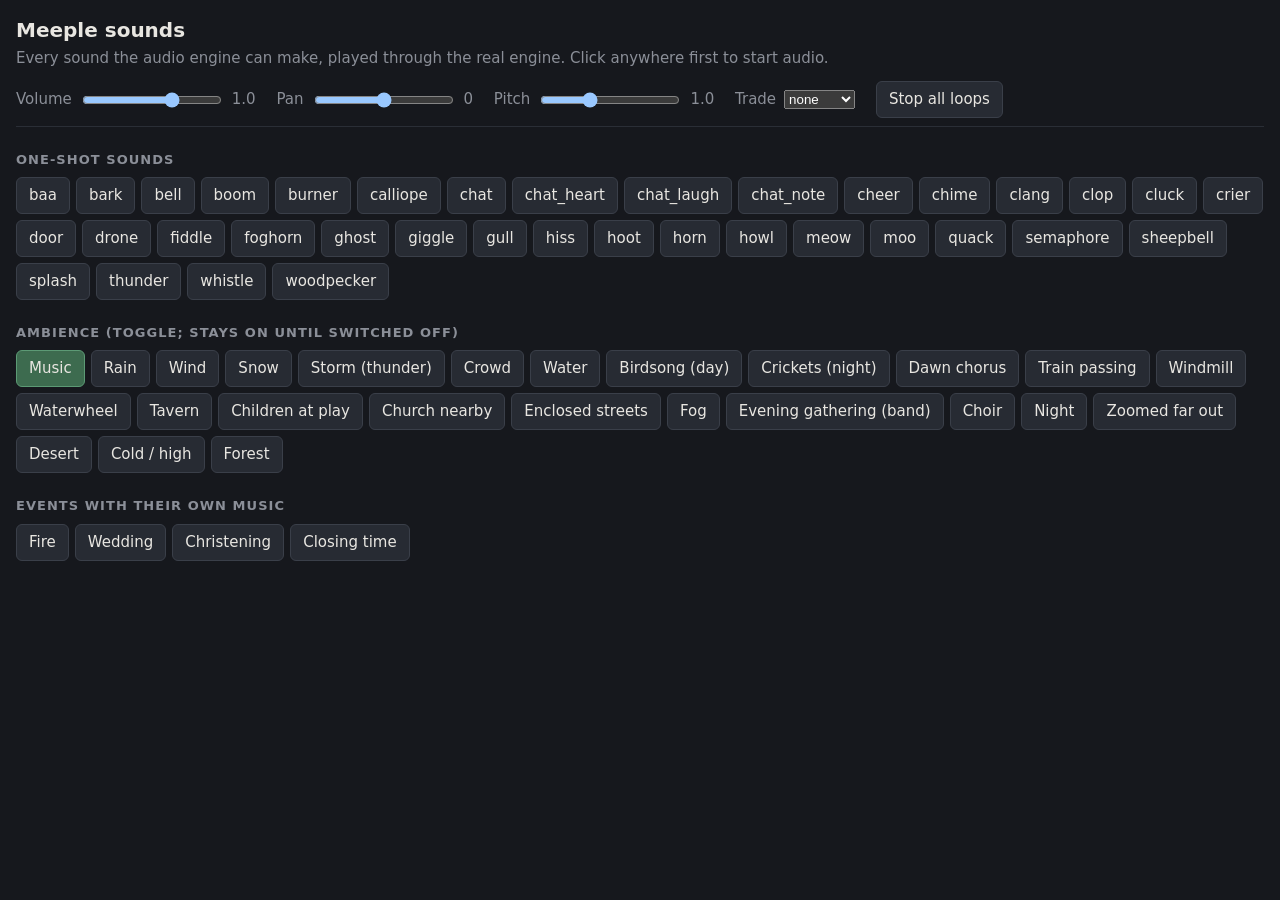
<file: web/sounds.html>
<!doctype html>
<html lang="en">
<head>
<meta charset="utf-8" />
<meta name="viewport" content="width=device-width, initial-scale=1" />
<title>Meeple sounds</title>
<link rel="icon" type="image/svg+xml" href="icon.svg" />
<style>
  :root { color-scheme: dark; --bg: #16181d; --fg: #e8e6e1; --dim: #8b8f98; --btn: #272b33; --on: #3d6b4f; }
  body { margin: 0; padding: 16px; background: var(--bg); color: var(--fg); font: 15px/1.4 system-ui, sans-serif; }
  h1 { font-size: 20px; margin: 0 0 4px; }
  h2 { font-size: 13px; text-transform: uppercase; letter-spacing: .08em; color: var(--dim); margin: 24px 0 8px; }
  p { color: var(--dim); margin: 4px 0; }
  .grid { display: flex; flex-wrap: wrap; gap: 6px; }
  button { background: var(--btn); color: var(--fg); border: 1px solid #3a3f49; border-radius: 6px; padding: 7px 12px; font: inherit; cursor: pointer; }
  button:hover { border-color: #6a7283; }
  button:active { transform: translateY(1px); }
  button.on { background: var(--on); border-color: #5c9a75; }
  label { display: inline-flex; align-items: center; gap: 8px; margin-right: 16px; color: var(--dim); }
  input[type=range] { width: 140px; }
  .bar { position: sticky; top: 0; background: var(--bg); padding: 8px 0; border-bottom: 1px solid #2a2e36; }
</style>
</head>
<body>
<h1>Meeple sounds</h1>
<p>Every sound the audio engine can make, played through the real engine. Click anywhere first to start audio.</p>

<div class="bar">
  <label>Volume <input type="range" id="vol" min="0" max="1.5" step="0.05" value="1" /> <span id="volv">1.0</span></label>
  <label>Pan <input type="range" id="pan" min="-1" max="1" step="0.1" value="0" /> <span id="panv">0</span></label>
  <label>Pitch <input type="range" id="pitch" min="0.5" max="2" step="0.05" value="1" /> <span id="pitchv">1.0</span></label>
  <label>Trade <select id="role"></select></label>
  <button id="stop">Stop all loops</button>
</div>

<h2>One-shot sounds</h2>
<div class="grid" id="shots"></div>

<h2>Ambience (toggle; stays on until switched off)</h2>
<div class="grid" id="amb"></div>

<h2>Events with their own music</h2>
<div class="grid" id="cues"></div>

<script src="audio/core.js"></script>
<script src="audio/voices.js"></script>
<script src="audio/ambience.js"></script>
<script src="audio/music.js"></script>
<script src="audio/melody.js"></script>
<script src="audio/folk.js"></script>
<script src="audio/events.js"></script>
<script src="audio/update.js"></script>
<script>
(() => {
  const A = window.meepleAudio, P = A.P;
  const params = new Float32Array(32);
  const reset = () => {
    params.fill(0);
    params[P.HOUR] = 12;
    params[P.ZOOM] = 10;
    params[P.PLACE] = 0.5;
    params[P.SEED] = 1;
  };
  reset();

  const $ = (id) => document.getElementById(id);
  for (const id of ["vol", "pan", "pitch"]) {
    $(id).oninput = () => { $(id + "v").textContent = (+$(id).value).toFixed(id === "pan" ? 1 : 2).replace(/\.?0+$/, "") || "0"; };
  }
  const role = $("role");
  role.add(new Option("none", 0));
  for (let i = 1; i <= 12; i++) role.add(new Option("trade " + i, i));

  // events are "name:volume:pan:pitch", with the trade in the hundreds of the pitch
  function shoot(name) {
    const pitch = +$("pitch").value + 100 * +role.value;
    A.update(params, `${name}:${$("vol").value}:${$("pan").value}:${pitch}`);
  }

  for (const name of [...A.voices].sort()) {
    const b = document.createElement("button");
    b.textContent = name;
    b.onclick = () => shoot(name);
    $("shots").append(b);
  }

  const toggles = $("amb"), cues = $("cues");
  const active = new Map();
  function toggle(parent, label, set, group) {
    const b = document.createElement("button");
    b.textContent = label;
    b.onclick = () => {
      const on = !b.classList.contains("on");
      if (group) for (const o of parent.children) if (o !== b) o.classList.remove("on");
      b.classList.toggle("on", on);
      if (group) for (const [, f] of [...active]) if (f.group === group) active.delete(f.key);
      const key = label;
      if (on) active.set(key, { key, group, set });
      else active.delete(key);
    };
    parent.append(b);
  }
  const level = (idx, v = 1) => (p) => { p[idx] = v; };
  const AMB = [
    ["Rain", (p) => { p[P.RAIN] = 1; }],
    ["Wind", level(P.WIND)],
    ["Snow", (p) => { p[P.SNOW] = 1; p[P.WIND] = 0.3; }],
    ["Storm (thunder)", (p) => { p[P.STORM] = 1; p[P.RAIN] = 1; p[P.WIND] = 0.8; }],
    ["Crowd", (p) => { p[P.CROWD] = 1; }],
    ["Water", level(P.WATER)],
    ["Birdsong (day)", (p) => { p[P.NATURE] = 1; }],
    ["Crickets (night)", (p) => { p[P.NATURE] = 1; p[P.NIGHT] = 1; p[P.HOUR] = 0; p[P.SEASON] = 1; }],
    ["Dawn chorus", (p) => { p[P.NATURE] = 1; p[P.HOUR] = 6.6; }],
    ["Train passing", (p) => { p[P.TRAIN] = 0.6 + 0.4 * Math.sin(performance.now() / 4000); p[P.TRAIN_SPEED] = 0.8; }],
    ["Windmill", (p) => { p[P.MILL] = 1; p[P.SAIL] = performance.now() / 600; }],
    ["Waterwheel", level(P.WHEEL)],
    ["Tavern", level(P.TAVERN)],
    ["Children at play", level(P.CHILDREN)],
    ["Church nearby", level(P.CHURCH)],
    ["Enclosed streets", level(P.ENCLOSED)],
    ["Fog", level(P.FOG)],
    ["Evening gathering (band)", level(P.FESTIVAL)],
    ["Choir", level(P.CHOIR)],
    ["Night", (p) => { p[P.NIGHT] = 1; p[P.HOUR] = 0; }],
    ["Zoomed far out", (p) => { p[P.ZOOM] = 120; p[P.CROWD] = 0.5; }],
    ["Desert", (p) => { p[P.BIOME] = 1; }],
    ["Cold / high", (p) => { p[P.BIOME] = 2; }],
    ["Forest", (p) => { p[P.BIOME] = 3; }],
  ];
  for (const [l, f] of AMB) toggle(toggles, l, f);
  // any engine parameter added later that nothing above or in `skip` drives
  // gets a plain 0-to-1 toggle of its own
  const handled = new Set("RAIN WIND SNOW STORM CROWD WATER NATURE TRAIN TRAIN_SPEED NIGHT BIOME MILL SAIL WHEEL TAVERN CHILDREN CHURCH ENCLOSED FOG FESTIVAL CHOIR ZOOM CUE CUE_LEVEL".split(" "));
  const skip = new Set(["HOUR", "SEASON", "PLACE", "MILL_PAN", "TIER", "SEED"]);
  for (const name of Object.keys(P)) {
    if (handled.has(name) || skip.has(name)) continue;
    toggle(toggles, name.toLowerCase().replace(/_/g, " ") + " (auto)", (p) => { p[P[name]] = 1; });
  }

  const CUES = ["Fire", "Wedding", "Christening", "Closing time"];
  CUES.forEach((l, i) => toggle(cues, l, (p) => { p[P.CUE] = i + 1; p[P.CUE_LEVEL] = 1; }, "cue"));

  const music = document.createElement("button");
  music.textContent = "Music";
  music.className = "on";
  music.onclick = () => {
    window.dispatchEvent(new KeyboardEvent("keydown", { key: "b" }));
    music.classList.toggle("on", A.state().music);
  };
  toggles.prepend(music);

  $("stop").onclick = () => {
    active.clear();
    for (const b of document.querySelectorAll("#amb button, #cues button")) if (b !== music) b.classList.remove("on");
  };

  // the engine schedules its ambience and music from update(), once a frame
  (function frame() {
    reset();
    for (const f of active.values()) f.set(params);
    A.update(params, "");
    requestAnimationFrame(frame);
  })();
})();
</script>
</body>
</html>
</file>
